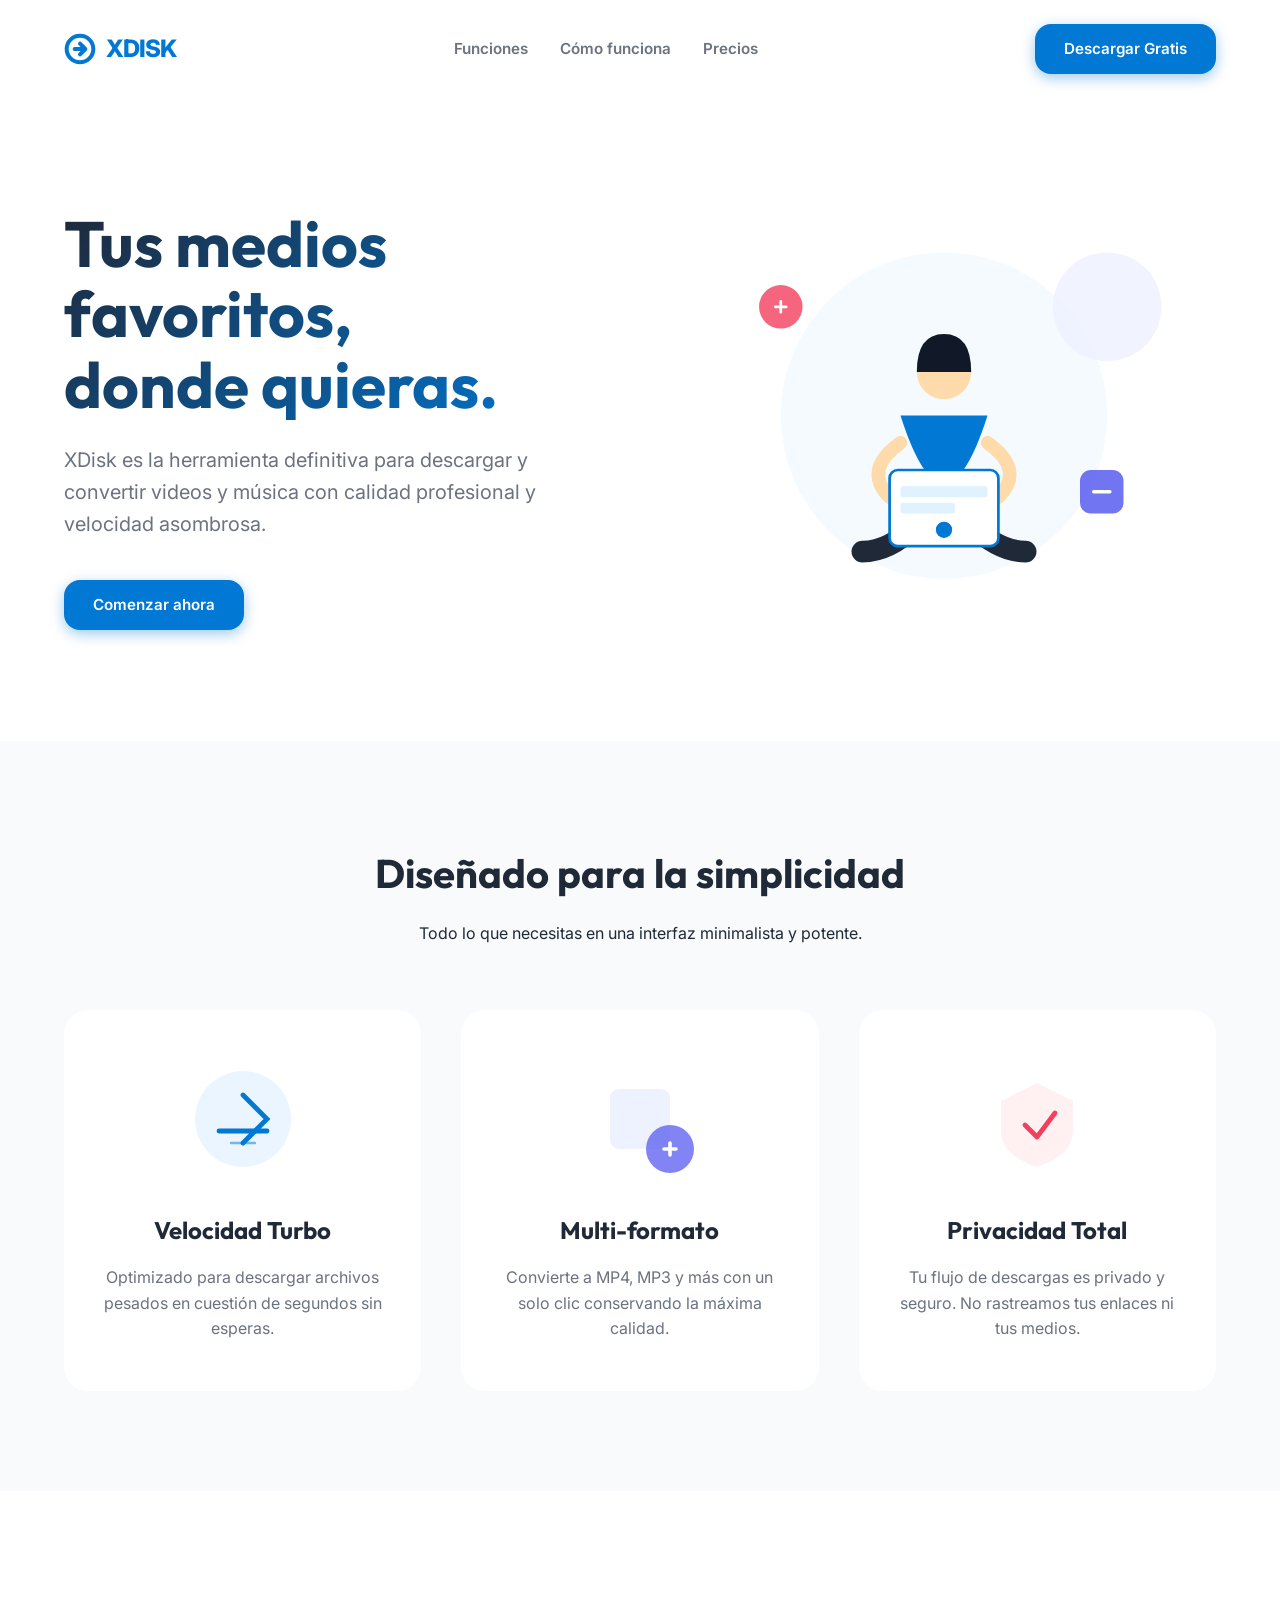
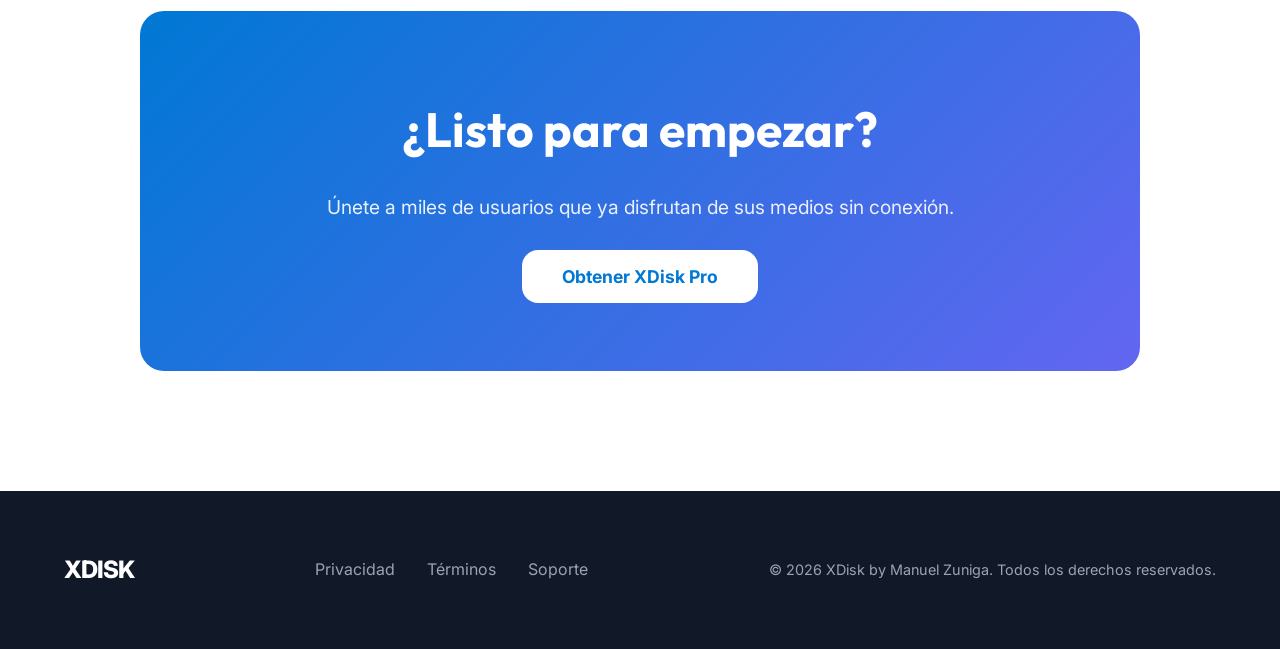
<file: LandingPage/index.html>
<!DOCTYPE html>
<html lang="es">
<head>
    <meta charset="UTF-8">
    <meta name="viewport" content="width=device-width, initial-scale=1.0">
    <title>XDisk - Professional Media Downloader</title>
    <link rel="stylesheet" href="style.css">
    <meta name="description" content="Descarga tus videos y música favorita en segundos con XDisk. Rápido, seguro y profesional.">
</head>
<body>
    <header>
        <a href="#" class="logo">
            <svg width="32" height="32" viewBox="0 0 24 24" fill="none" stroke="currentColor" stroke-width="3" stroke-linecap="round" stroke-linejoin="round"><circle cx="12" cy="12" r="10"></circle><path d="M12 8l4 4-4 4M8 12h7"></path></svg>
            XDISK
        </a>
        <nav>
            <ul>
                <li><a href="#features">Funciones</a></li>
                <li><a href="#how-it-works">Cómo funciona</a></li>
                <li><a href="#pricing">Precios</a></li>
            </ul>
        </nav>
        <div class="actions">
            <a href="#" class="btn-primary">Descargar Gratis</a>
        </div>
    </header>

    <main>
        <section class="hero">
            <div class="hero-content">
                <h1>Tus medios favoritos, <br>donde quieras.</h1>
                <p>XDisk es la herramienta definitiva para descargar y convertir videos y música con calidad profesional y velocidad asombrosa.</p>
                <div class="hero-btns">
                    <a href="#" class="btn-primary">Comenzar ahora</a>
                </div>
            </div>
            <div class="hero-illustration">
                <!-- Character Illustration (DrawKit Style) -->
                <svg viewBox="0 0 1000 800" xmlns="http://www.w3.org/2000/svg">
                    <!-- Background blobs -->
                    <circle cx="500" cy="400" r="300" fill="#EBF5FF" opacity="0.5"/>
                    <circle cx="800" cy="200" r="100" fill="#EEF2FF" opacity="0.8"/>
                    
                    <!-- Human Character -->
                    <g transform="translate(300, 200)">
                        <!-- Legs sitting -->
                        <path d="M150 400 Q100 450 50 450" stroke="#1F2937" stroke-width="40" stroke-linecap="round" fill="none"/>
                        <path d="M250 400 Q300 450 350 450" stroke="#1F2937" stroke-width="40" stroke-linecap="round" fill="none"/>
                        <!-- Body -->
                        <path d="M120 200 Q200 450 280 200 Z" fill="#0078D4"/>
                        <!-- Head -->
                        <circle cx="200" cy="120" r="50" fill="#FFDBAC"/>
                        <path d="M150 120 Q150 50 200 50 Q250 50 250 120 Z" fill="#111827"/> <!-- Hair -->
                        <!-- Arms holding device -->
                        <path d="M120 250 Q50 300 100 350" stroke="#FFDBAC" stroke-width="25" stroke-linecap="round" fill="none"/>
                        <path d="M280 250 Q350 300 300 350" stroke="#FFDBAC" stroke-width="25" stroke-linecap="round" fill="none"/>
                        
                        <!-- Tablet/Device -->
                        <rect x="100" y="300" width="200" height="140" rx="15" fill="#FFFFFF" stroke="#0078D4" stroke-width="5"/>
                        <rect x="120" y="330" width="160" height="20" rx="5" fill="#E0F2FE"/>
                        <rect x="120" y="360" width="100" height="20" rx="5" fill="#E0F2FE"/>
                        <circle cx="200" cy="410" r="15" fill="#0078D4"/>
                    </g>
                    
                    <!-- Floating Icons -->
                    <circle cx="200" cy="200" r="40" fill="#F43F5E" opacity="0.8"/>
                    <path d="M190 200 L210 200 M200 190 L200 210" stroke="white" stroke-width="5" stroke-linecap="round"/>
                    
                    <rect x="750" y="500" width="80" height="80" rx="20" fill="#6366F1" opacity="0.9"/>
                    <path d="M775 540 L805 540" stroke="white" stroke-width="6" stroke-linecap="round"/>
                </svg>
            </div>
        </section>

        <section class="features" id="features">
            <div class="section-header">
                <h2>Diseñado para la simplicidad</h2>
                <p>Todo lo que necesitas en una interfaz minimalista y potente.</p>
            </div>
            <div class="feature-grid">
                <div class="feature-card">
                    <div class="illustration-small">
                        <!-- unDraw inspired: Speed -->
                        <svg width="120" height="120" viewBox="0 0 200 200">
                             <circle cx="100" cy="100" r="80" fill="#EBF5FF"/>
                             <path d="M60 120 L140 120" stroke="#0078D4" stroke-width="8" stroke-linecap="round"/>
                             <path d="M80 140 L120 140" stroke="#0078D4" stroke-width="4" stroke-linecap="round" opacity="0.5"/>
                             <path d="M100 60 L140 100 L100 140" fill="none" stroke="#0078D4" stroke-width="8" stroke-linecap="round"/>
                        </svg>
                    </div>
                    <h3>Velocidad Turbo</h3>
                    <p>Optimizado para descargar archivos pesados en cuestión de segundos sin esperas.</p>
                </div>
                <div class="feature-card">
                    <div class="illustration-small">
                        <!-- unDraw inspired: Multi-format -->
                        <svg width="120" height="120" viewBox="0 0 200 200">
                             <rect x="50" y="50" width="100" height="100" rx="15" fill="#EEF2FF"/>
                             <circle cx="150" cy="150" r="40" fill="#6366F1" opacity="0.8"/>
                             <path d="M140 150 H160 M150 140 V160" stroke="white" stroke-width="6" stroke-linecap="round"/>
                        </svg>
                    </div>
                    <h3>Multi-formato</h3>
                    <p>Convierte a MP4, MP3 y más con un solo clic conservando la máxima calidad.</p>
                </div>
                <div class="feature-card">
                    <div class="illustration-small">
                        <!-- unDraw inspired: Privacy -->
                        <svg width="120" height="120" viewBox="0 0 200 200">
                             <path d="M100 40 L160 70 V120 Q160 160 100 180 Q40 160 40 120 V70 Z" fill="#FFF1F2"/>
                             <path d="M80 110 L100 130 L130 90" stroke="#F43F5E" stroke-width="8" fill="none" stroke-linecap="round" stroke-linejoin="round"/>
                        </svg>
                    </div>
                    <h3>Privacidad Total</h3>
                    <p>Tu flujo de descargas es privado y seguro. No rastreamos tus enlaces ni tus medios.</p>
                </div>
            </div>
        </section>

        <section class="cta">
            <div class="cta-box">
                <h2>¿Listo para empezar?</h2>
                <p>Únete a miles de usuarios que ya disfrutan de sus medios sin conexión.</p>
                <a href="#" class="btn-secondary">Obtener XDisk Pro</a>
            </div>
        </section>
    </main>

    <footer>
        <div class="logo" style="color: white">
            XDISK
        </div>
        <div class="footer-links">
            <a href="#">Privacidad</a>
            <a href="#">Términos</a>
            <a href="#">Soporte</a>
        </div>
        <p style="color: #9CA3AF; font-size: 0.9rem">© 2026 XDisk by Manuel Zuniga. Todos los derechos reservados.</p>
    </footer>

    <script>
        // Smooth scroll
        document.querySelectorAll('a[href^="#"]').forEach(anchor => {
            anchor.addEventListener('click', function (e) {
                e.preventDefault();
                document.querySelector(this.getAttribute('href')).scrollIntoView({
                    behavior: 'smooth'
                });
            });
        });

        // Header effects
        window.addEventListener('scroll', () => {
            const header = document.querySelector('header');
            if (window.scrollY > 50) {
                header.style.boxShadow = '0 10px 30px rgba(0,0,0,0.05)';
                header.style.padding = '1rem 5%';
            } else {
                header.style.boxShadow = 'none';
                header.style.padding = '1.5rem 5%';
            }
        });
    </script>
</body>
</html>
</file>
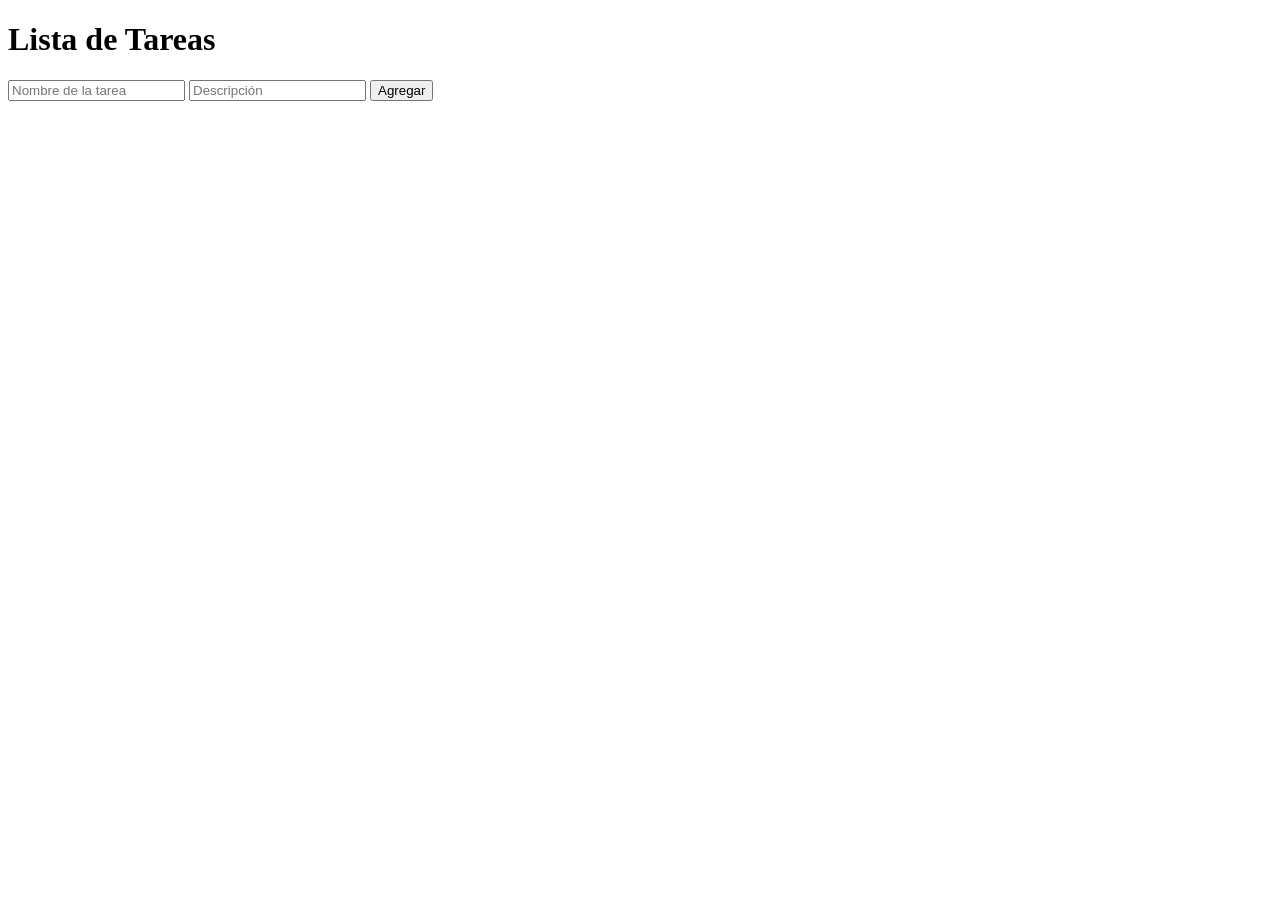
<file: LandingPage/axample.html>
<!DOCTYPE html>
<html>
<head>
<title>Gestor de Tareas</title>
</head>
<body>
<h1>Lista de Tareas</h1>
<input id="nombre" placeholder="Nombre de la tarea">
<input id="desc" placeholder="Descripción">
<button onclick="agregarTarea()">Agregar</button>
<ul id="lista"></ul>
<script>
const API_KEY = "TU_API_KEY";
const BASE_ID = "TU_BASE_ID";
const TABLA = "Tareas";
const URL = `https://api.airtable.com/v0/${BASE_ID}/${TABLA}`;
async function obtenerTareas() {
const res = await fetch(URL, {
headers: { Authorization: `Bearer ${API_KEY}` }
});
const data = await res.json();
const lista = document.getElementById("lista");
lista.innerHTML = "";

data.records.forEach(tarea => {
const li = document.createElement("li");
li.textContent = tarea.fields.Nombre;
li.onclick = () => completarTarea(tarea.id);
lista.appendChild(li);
});
}
async function agregarTarea() {
const nombre = document.getElementById("nombre").value;
const desc = document.getElementById("desc").value;
await fetch(URL, {
method: "POST",
headers: {
Authorization: `Bearer ${API_KEY}`,
"Content-Type": "application/json"
},
body: JSON.stringify({
fields: {
Nombre: nombre,
Descripción: desc,
Estado: false
}
})
});
obtenerTareas();
}
async function completarTarea(id) {
await fetch(`${URL}/${id}`, {
method: "PATCH",
headers: {
Authorization: `Bearer ${API_KEY}`,
"Content-Type": "application/json"
},
body: JSON.stringify({
fields: {
Estado: true
}
})
});
obtenerTareas();
}
obtenerTareas();
</script>
</body>
</html>
</file>
<file: LandingPage/style.css>
@import url('https://fonts.googleapis.com/css2?family=Inter:wght@300;400;600;800&family=Outfit:wght@400;700&display=swap');

:root {
    --primary: #0078D4;
    --primary-light: #E0F2FE;
    --secondary: #6366F1;
    --accent: #F43F5E;
    --text-main: #1F2937;
    --text-muted: #6B7280;
    --bg-main: #FFFFFF;
    --bg-alt: #F9FAFB;
    --radius-lg: 24px;
    --radius-md: 16px;
    --transition: all 0.3s cubic-bezier(0.4, 0, 0.2, 1);
    --shadow: 0 10px 25px -5px rgba(0, 0, 0, 0.05), 0 8px 10px -6px rgba(0, 0, 0, 0.05);
}

* {
    margin: 0;
    padding: 0;
    box-sizing: border-box;
    font-family: 'Inter', sans-serif;
}

body {
    background-color: var(--bg-main);
    color: var(--text-main);
    line-height: 1.6;
    overflow-x: hidden;
}

h1, h2, h3 {
    font-family: 'Outfit', sans-serif;
    font-weight: 700;
}

/* Header & Nav */
header {
    padding: 1.5rem 5%;
    display: flex;
    justify-content: space-between;
    align-items: center;
    position: sticky;
    top: 0;
    background: rgba(255, 255, 255, 0.8);
    backdrop-filter: blur(10px);
    z-index: 1000;
    transition: var(--transition);
}

.logo {
    display: flex;
    align-items: center;
    gap: 10px;
    font-size: 1.5rem;
    font-weight: 800;
    color: var(--primary);
    text-decoration: none;
    letter-spacing: -1px;
}

nav ul {
    list-style: none;
    display: flex;
    gap: 2rem;
}

nav a {
    text-decoration: none;
    color: var(--text-muted);
    font-weight: 600;
    font-size: 0.95rem;
    transition: var(--transition);
}

nav a:hover {
    color: var(--primary);
}

.btn-primary {
    background: var(--primary);
    color: white;
    padding: 0.8rem 1.8rem;
    border-radius: var(--radius-md);
    text-decoration: none;
    font-weight: 600;
    font-size: 0.95rem;
    transition: var(--transition);
    border: none;
    cursor: pointer;
    display: inline-block;
    box-shadow: 0 4px 14px 0 rgba(0, 118, 212, 0.39);
}

.btn-primary:hover {
    transform: translateY(-2px);
    box-shadow: 0 6px 20px rgba(0, 118, 212, 0.45);
    background: #006abc;
}

/* Hero Section */
.hero {
    padding: 100px 5%;
    display: grid;
    grid-template-columns: 1fr 1fr;
    align-items: center;
    gap: 4rem;
    max-width: 1400px;
    margin: 0 auto;
}

.hero-content h1 {
    font-size: 4rem;
    line-height: 1.1;
    margin-bottom: 1.5rem;
    background: linear-gradient(135deg, #1e293b 0%, #0078D4 100%);
    -webkit-background-clip: text;
    -webkit-text-fill-color: transparent;
}

.hero-content p {
    font-size: 1.25rem;
    color: var(--text-muted);
    margin-bottom: 2.5rem;
    max-width: 500px;
}

.hero-illustration svg {
    width: 100%;
    max-width: 600px;
    animation: float 6s ease-in-out infinite;
}

@keyframes float {
    0%, 100% { transform: translateY(0); }
    50% { transform: translateY(-20px); }
}

/* Features Section */
.features {
    padding: 100px 5%;
    background-color: var(--bg-alt);
}

.section-header {
    text-align: center;
    margin-bottom: 4rem;
}

.section-header h2 {
    font-size: 2.5rem;
    margin-bottom: 1rem;
}

.feature-grid {
    display: grid;
    grid-template-columns: repeat(3, 1fr);
    gap: 2.5rem;
    max-width: 1200px;
    margin: 0 auto;
}

.feature-card {
    background: var(--bg-main);
    padding: 3rem 2rem;
    border-radius: var(--radius-lg);
    transition: var(--transition);
    border: 1px solid transparent;
    text-align: center;
}

.feature-card:hover {
    transform: translateY(-10px);
    box-shadow: var(--shadow);
    border-color: var(--primary-light);
}

.illustration-small {
    margin-bottom: 1.5rem;
}

.feature-card h3 {
    margin-bottom: 1rem;
    font-size: 1.5rem;
}

.feature-card p {
    color: var(--text-muted);
}

/* CTA Section */
.cta {
    padding: 120px 5%;
    text-align: center;
}

.cta-box {
    background: linear-gradient(135deg, #0078D4 0%, #6366F1 100%);
    padding: 80px 40px;
    border-radius: var(--radius-lg);
    color: white;
    max-width: 1000px;
    margin: 0 auto;
}

.cta-box h2 {
    font-size: 3rem;
    margin-bottom: 1.5rem;
}

.cta-box p {
    font-size: 1.2rem;
    margin-bottom: 2.5rem;
    opacity: 0.9;
}

.btn-secondary {
    background: white;
    color: var(--primary);
    padding: 1rem 2.5rem;
    border-radius: var(--radius-md);
    text-decoration: none;
    font-weight: 700;
    font-size: 1.1rem;
    transition: var(--transition);
    border: none;
    cursor: pointer;
}

.btn-secondary:hover {
    transform: scale(1.05);
    box-shadow: 0 10px 30px rgba(0,0,0,0.1);
}

/* Footer */
footer {
    padding: 60px 5%;
    background: #111827;
    color: white;
    display: flex;
    justify-content: space-between;
    align-items: center;
}

.footer-links {
    display: flex;
    gap: 2rem;
}

.footer-links a {
    color: #9CA3AF;
    text-decoration: none;
    transition: var(--transition);
}

.footer-links a:hover {
    color: white;
}

/* Mobile Responsive */
@media (max-width: 900px) {
    .hero {
        grid-template-columns: 1fr;
        text-align: center;
        padding-top: 60px;
    }
    
    .hero-content h1 {
        font-size: 3rem;
    }
    
    .feature-grid {
        grid-template-columns: 1fr;
    }
    
    header nav {
        display: none;
    }
}
</file>
